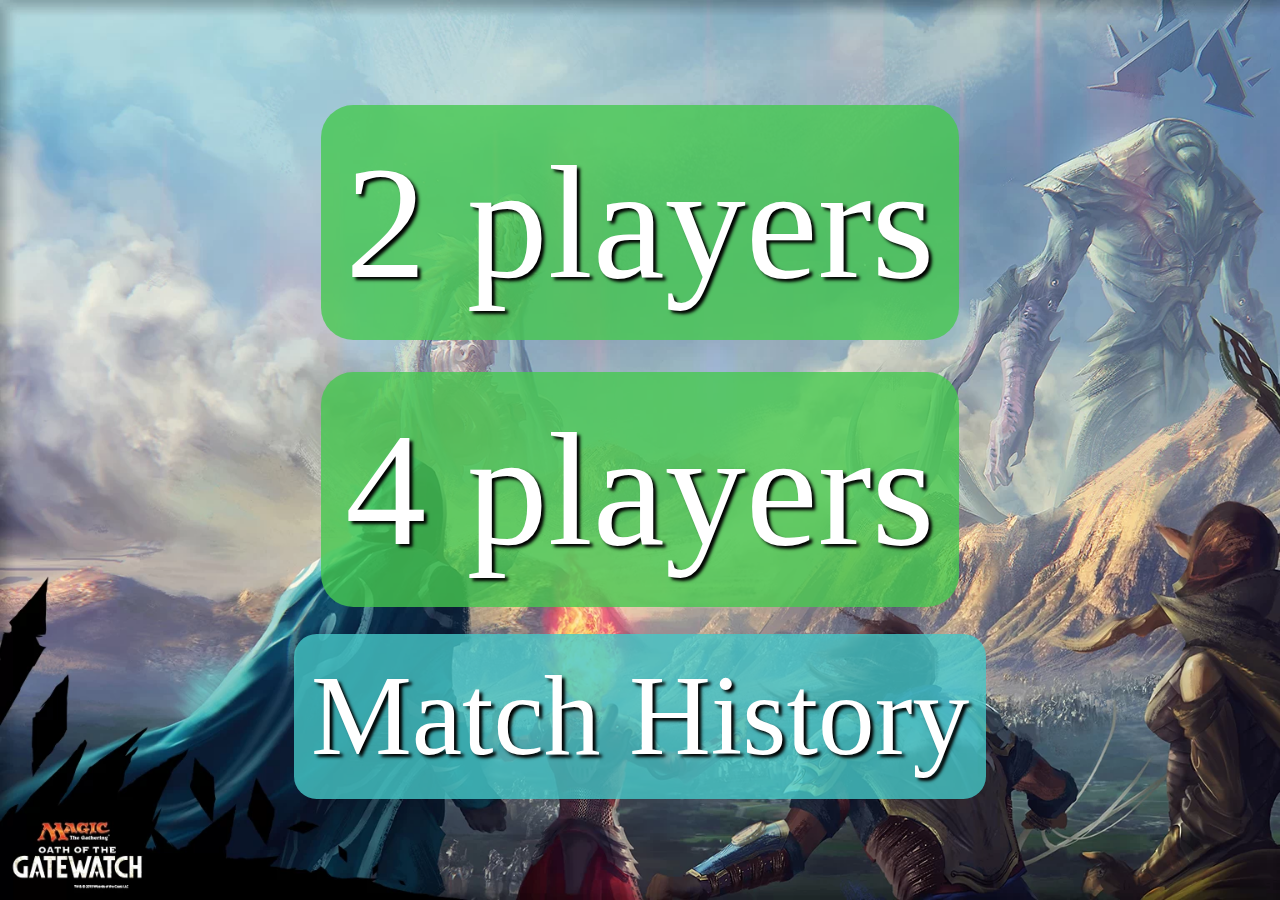
<file: index.html>
<!DOCTYPE html>
<html lang="en">
  <head>
    <meta charset="utf-8" />
    <title>MTG Stats</title>
    <meta name="viewport" content="width=device-width, initial-scale=1.0, maximum-scale=1.0, user-scalable=no" />
    <link rel="shortcut icon" href="img/favicon.ico" type="image/x-icon" />
    <meta name="apple-touch-fullscreen" content="yes" />
    <meta name="apple-mobile-web-app-capable" content="yes" />
    <meta name="apple-mobile-web-app-status-bar-style" content="black" />
    <link rel="apple-touch-icon" href="img/touch-icon-180x180.png" />
    <link rel="apple-touch-icon" sizes="57x57" href="img/touch-icon-57x57.png" />
    <link rel="apple-touch-icon" sizes="72x72" href="img/touch-icon-72x72.png" />
    <link rel="apple-touch-icon" sizes="76x76" href="img/touch-icon-76x76.png" />
    <link rel="apple-touch-icon" sizes="114x114" href="img/touch-icon-114x114.png" />
    <link rel="apple-touch-icon" sizes="120x120" href="img/touch-icon-120x120.png" />
    <link rel="apple-touch-icon" sizes="144x144" href="img/touch-icon-144x144.png" />
    <link rel="apple-touch-icon" sizes="152x152" href="img/touch-icon-152x152.png" />
    <link rel="apple-touch-icon" sizes="180x180" href="img/touch-icon-167x167.png" />
    <link rel="apple-touch-icon" sizes="180x180" href="img/touch-icon-180x180.png" />
    <meta name="mobile-web-app-capable" content="yes" />
    <link rel="manifest" href="manifest.json" />
    <meta name="theme-color" content="#ccffff" />

    <link rel="stylesheet" media="all" href="css/master.css" />
    <link rel="stylesheet" media="all" href="css/index.css" />
  </head>
  <body>
    <div class="buttons">
      <a class="button" href="2player"> 2 players </a>
      <a class="button" href="4player"> 4 players </a>
      <a class="button history" href="history"> Match History </a>
    </div>

    <script src="index.js" charset="utf-8" async></script>
  </body>
</html>
</file>
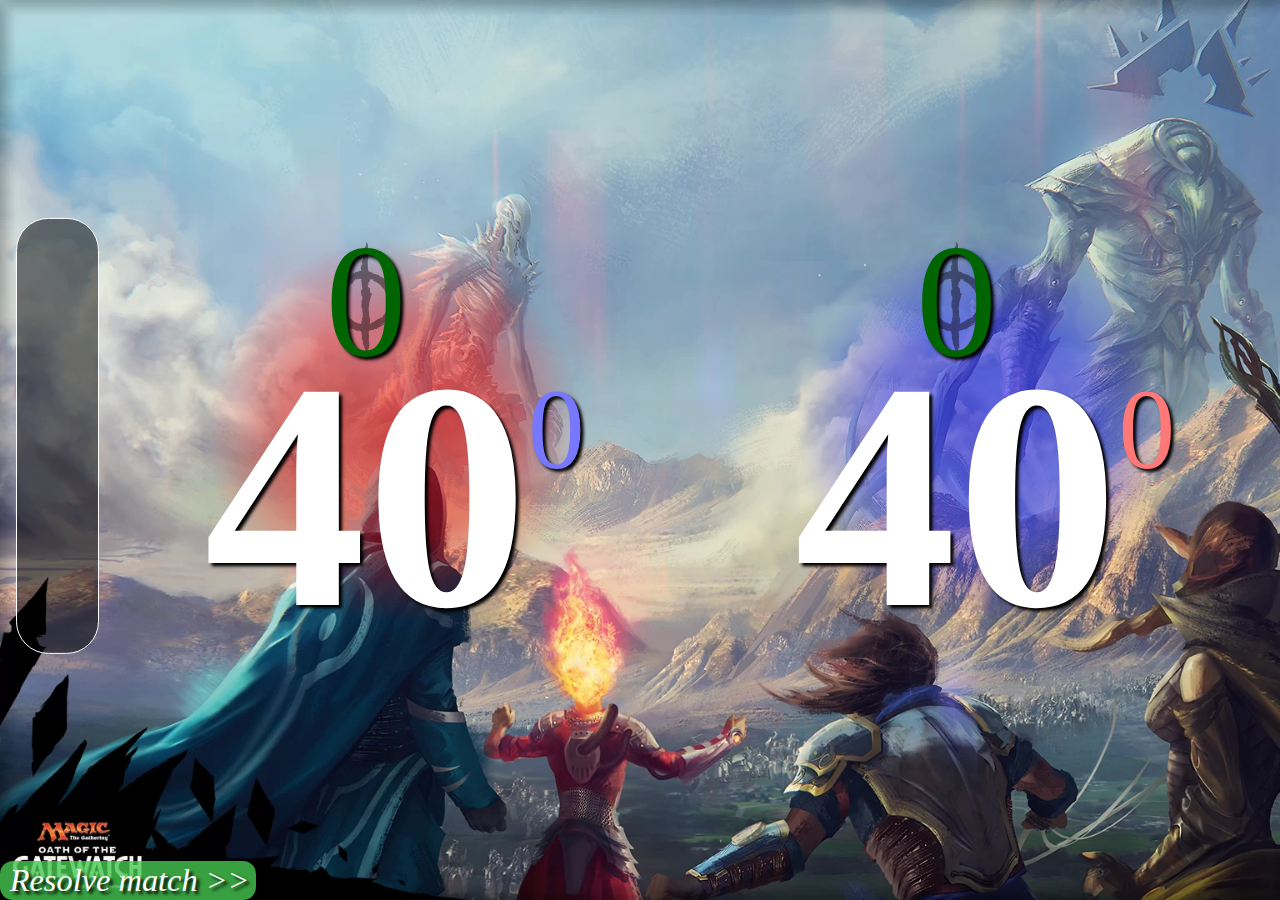
<file: 2player.html>
<!DOCTYPE html>
<html lang="en">
  <head>
    <meta charset="utf-8" />
    <title>MTG Stats</title>
    <meta name="viewport" content="width=device-width, initial-scale=1.0, maximum-scale=1.0, user-scalable=no" />
    <link rel="shortcut icon" href="img/favicon.ico" type="image/x-icon" />
    <meta name="mobile-web-app-capable" content="yes" />
    <link rel="manifest" href="manifest.json" />

    <link rel="stylesheet" media="all" href="css/master.css" />
    <link rel="stylesheet" media="all" href="css/stats.css" />

    <script src="js/slider-component.js" charset="utf-8"></script>
    <script src="js/stat-scroller-component.js" charset="utf-8"></script>
    <script src="js/stat-component.js" charset="utf-8"></script>
    <script src="js/audio.js" charset="utf-8"></script>

    <meta id="meta_players" name="players" content="2" />
  </head>

  <body>
    <div id="curtain" class="curtain" style="display: none"></div>

    <div class="mainContainer">
      <stat-scroller-component id="statScroller"></stat-scroller-component>

      <div class="players">
        <div class="playerRow">
          <div class="player" player="0">
            <div class="lifeBox">
              <stat-component class="infect" cumulative="true" player="0">0</stat-component>
              <stat-component class="life" player="0">40</stat-component>
            </div>
            <div class="commanderDmgColumn">
              <stat-component class="commanderDmg" player="0" cumulative="true" commander="1">0</stat-component>
            </div>
            <form class="playerForm" style="display: none">
              <div class="crown" player="0" value=""></div>
              <input
                class="nameField"
                type="text"
                name="MTGplayername"
                value=""
                autocomplete="on"
                maxlength="10"
                player="0"
              />
            </form>
          </div>

          <div class="player" player="1">
            <div class="lifeBox">
              <stat-component class="infect" cumulative="true" player="1">0</stat-component>
              <stat-component class="life" player="1">40</stat-component>
            </div>
            <div class="commanderDmgColumn">
              <stat-component class="commanderDmg" player="1" cumulative="true" commander="0">0</stat-component>
            </div>
            <form class="playerForm" style="display: none">
              <div class="crown" player="1" value=""></div>
              <input
                class="nameField"
                type="text"
                name="MTGplayername"
                value=""
                autocomplete="on"
                maxlength="10"
                player="1"
              />
            </form>
          </div>
        </div>

        <div id="undoElement" class="undoElement" style="display: none"></div>
        <div id="checkElement" class="checkElement" style="display: none"></div>
      </div>
    </div>

    <slider-component callback="endGame" color="rgba(70, 200, 80, 0.8)">Resolve match &gt;&gt;</slider-component>

    <script src="js/draw.js" charset="utf-8"></script>
    <script src="js/stats.js" charset="utf-8"></script>
  </body>
</html>
</file>
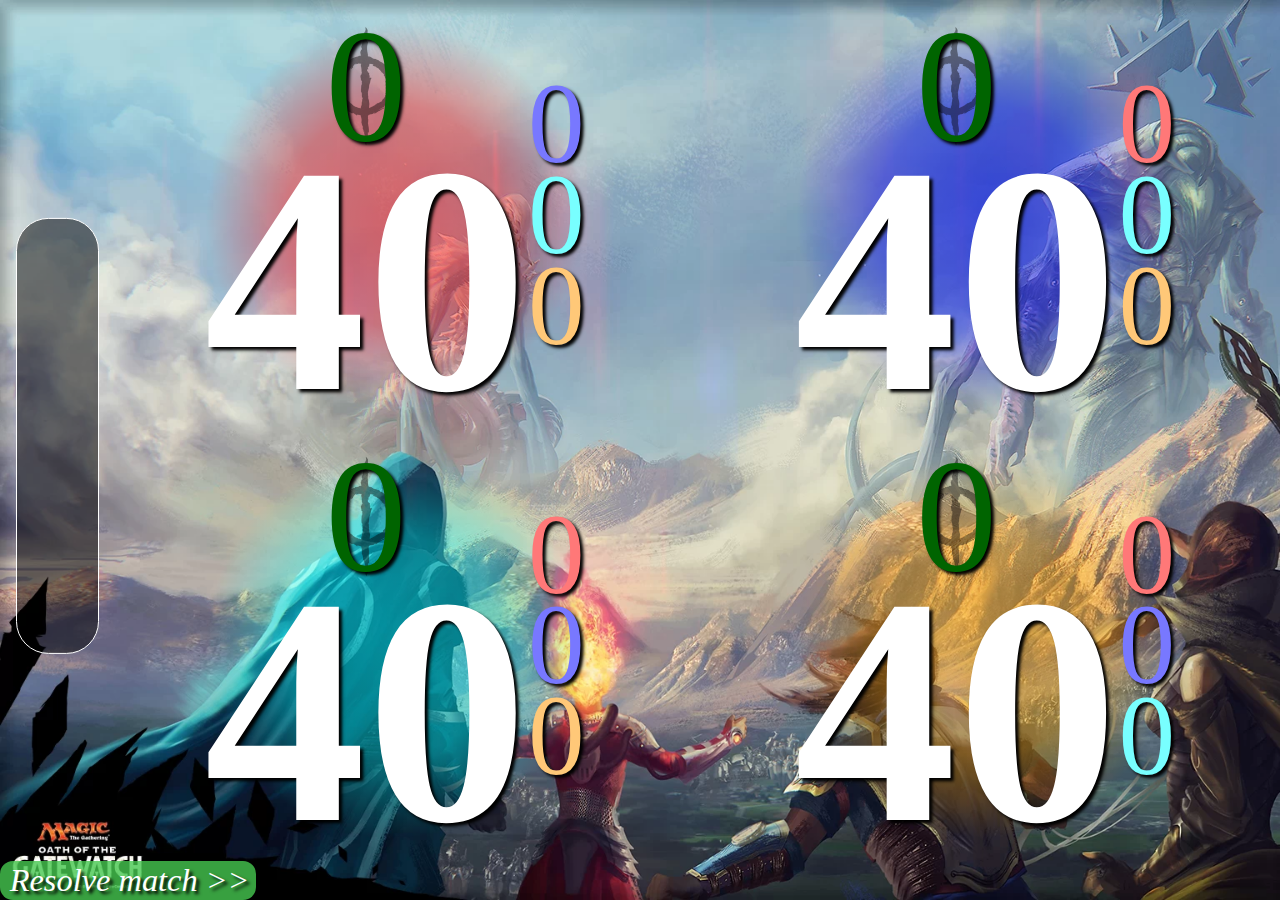
<file: 4player.html>
<!DOCTYPE html>
<html lang="en">
  <head>
    <meta charset="utf-8" />
    <title>MTG Stats</title>
    <meta name="viewport" content="width=device-width, initial-scale=1.0, maximum-scale=1.0, user-scalable=no" />
    <link rel="shortcut icon" href="img/favicon.ico" type="image/x-icon" />
    <meta name="mobile-web-app-capable" content="yes" />
    <link rel="manifest" href="manifest.json" />

    <link rel="stylesheet" media="all" href="css/master.css" />
    <link rel="stylesheet" media="all" href="css/stats.css" />

    <script src="js/slider-component.js" charset="utf-8"></script>
    <script src="js/stat-scroller-component.js" charset="utf-8"></script>
    <script src="js/stat-component.js" charset="utf-8"></script>
    <script src="js/audio.js" charset="utf-8"></script>

    <meta id="meta_players" name="players" content="4" />
  </head>

  <body>
    <div id="curtain" class="curtain" style="display: none"></div>

    <div class="mainContainer">
      <stat-scroller-component id="statScroller"></stat-scroller-component>

      <div class="players">
        <div class="playerRow">
          <div class="player" player="0">
            <div class="lifeBox">
              <stat-component class="infect" cumulative="true" player="0">0</stat-component>
              <stat-component class="life" player="0">40</stat-component>
            </div>
            <div class="commanderDmgColumn">
              <stat-component class="commanderDmg" player="0" cumulative="true" commander="1">0</stat-component>
              <stat-component class="commanderDmg" player="0" cumulative="true" commander="2">0</stat-component>
              <stat-component class="commanderDmg" player="0" cumulative="true" commander="3">0</stat-component>
            </div>
          </div>

          <div class="player" player="1">
            <div class="lifeBox">
              <stat-component class="infect" cumulative="true" player="1">0</stat-component>
              <stat-component class="life" player="1">40</stat-component>
            </div>
            <div class="commanderDmgColumn">
              <stat-component class="commanderDmg" player="1" cumulative="true" commander="0">0</stat-component>
              <stat-component class="commanderDmg" player="1" cumulative="true" commander="2">0</stat-component>
              <stat-component class="commanderDmg" player="1" cumulative="true" commander="3">0</stat-component>
            </div>
          </div>
        </div>

        <div class="playerRow">
          <div class="player" player="2">
            <div class="lifeBox">
              <stat-component class="infect" cumulative="true" player="2">0</stat-component>
              <stat-component class="life" player="2">40</stat-component>
            </div>
            <div class="commanderDmgColumn">
              <stat-component class="commanderDmg" player="2" cumulative="true" commander="0">0</stat-component>
              <stat-component class="commanderDmg" player="2" cumulative="true" commander="1">0</stat-component>
              <stat-component class="commanderDmg" player="2" cumulative="true" commander="3">0</stat-component>
            </div>
          </div>

          <div class="player" player="3">
            <div class="lifeBox">
              <stat-component class="infect" cumulative="true" player="3">0</stat-component>
              <stat-component class="life" player="3">40</stat-component>
            </div>
            <div class="commanderDmgColumn">
              <stat-component class="commanderDmg" player="3" cumulative="true" commander="0">0</stat-component>
              <stat-component class="commanderDmg" player="3" cumulative="true" commander="1">0</stat-component>
              <stat-component class="commanderDmg" player="3" cumulative="true" commander="2">0</stat-component>
            </div>
          </div>
        </div>

        <div id="undoElement" class="undoElement" style="display: none"></div>
      </div>
    </div>

    <slider-component callback="endGame" color="rgba(70, 200, 80, 0.8)">Resolve match &gt;&gt;</slider-component>

    <script src="js/draw.js" charset="utf-8"></script>
    <script src="js/stats.js" charset="utf-8"></script>
  </body>
</html>
</file>
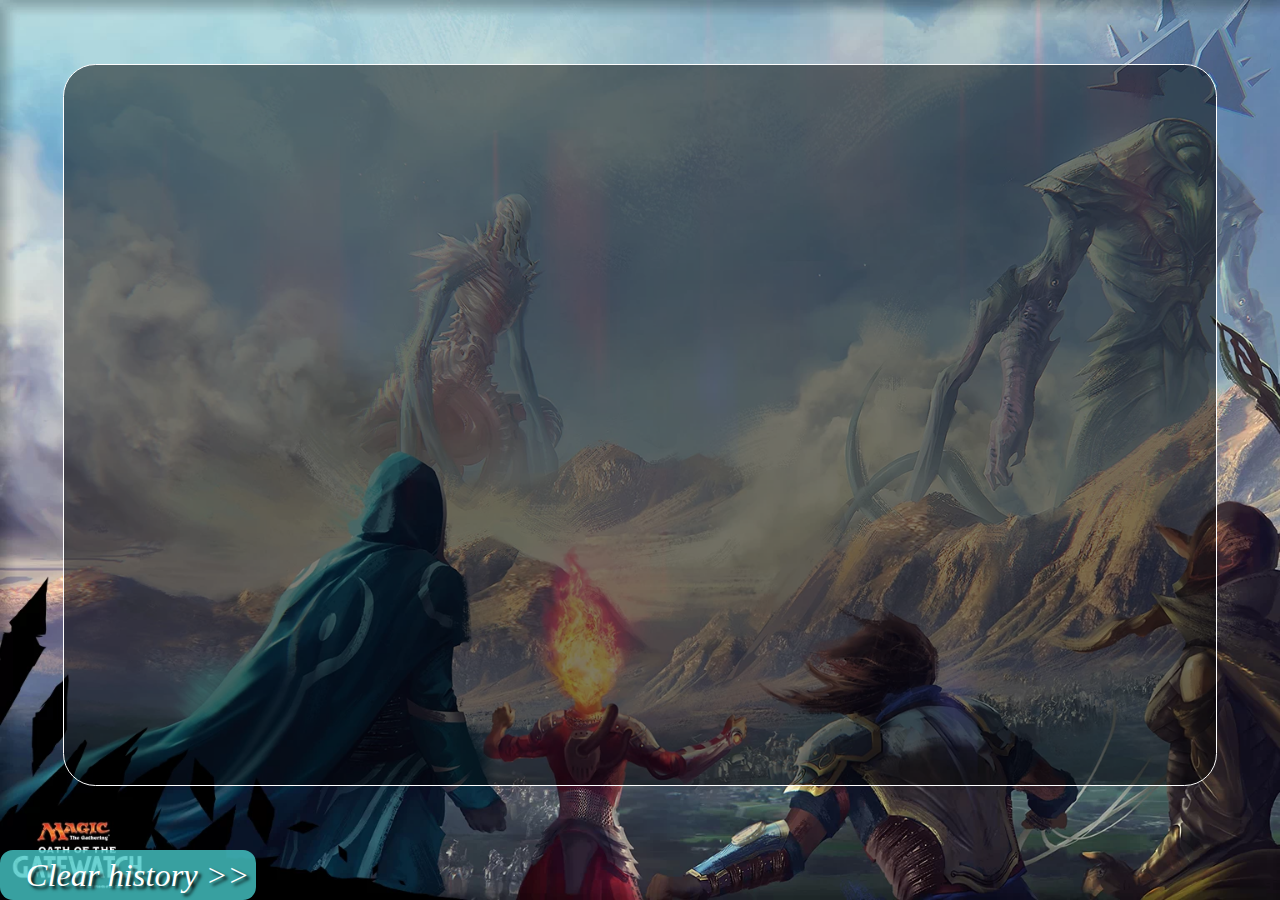
<file: history.html>
<!DOCTYPE html>
<html lang="en">
  <head>
    <meta charset="utf-8">
    <title>MTG Stats</title>
    <meta name="viewport" content="width=device-width, initial-scale=1.0, maximum-scale=1.0, user-scalable=no">
    <link rel="shortcut icon" href="img/favicon.ico" type="image/x-icon">
    <meta name="apple-touch-fullscreen" content="yes">
    <meta name="apple-mobile-web-app-capable" content="yes">
    <meta name="apple-mobile-web-app-status-bar-style" content="black">
    <link rel="apple-touch-icon" href="img/touch-icon-180x180.png">
    <link rel="apple-touch-icon" sizes="57x57" href="img/touch-icon-57x57.png">
    <link rel="apple-touch-icon" sizes="72x72" href="img/touch-icon-72x72.png">
    <link rel="apple-touch-icon" sizes="76x76" href="img/touch-icon-76x76.png">
    <link rel="apple-touch-icon" sizes="114x114" href="img/touch-icon-114x114.png">
    <link rel="apple-touch-icon" sizes="120x120" href="img/touch-icon-120x120.png">
    <link rel="apple-touch-icon" sizes="144x144" href="img/touch-icon-144x144.png">
    <link rel="apple-touch-icon" sizes="152x152" href="img/touch-icon-152x152.png">
    <link rel="apple-touch-icon" sizes="180x180" href="img/touch-icon-167x167.png">
    <link rel="apple-touch-icon" sizes="180x180" href="img/touch-icon-180x180.png">
    <meta name="mobile-web-app-capable" content="yes">
    <link rel="manifest" href="manifest.json">

    <link rel="stylesheet" media="all" href="css/master.css">
    <link rel="stylesheet" media="all" href="css/history.css">

    <script src="js/slider-component.js" charset="utf-8"></script>
    <script src="js/popup-component.js" charset="utf-8"></script>
    <script src="js/accordion-component.js" charset="utf-8"></script>
  </head>
  <body id="body">
    <div id="historyBox" class="historyBox">
      <!-- Matches added dynamically -->
    </div>

    <slider-component callback="clearHistory" color="rgba(70, 200, 200, 0.8)">Clear history &gt;&gt;</slider-component>

    <script src="js/history.js" charset="utf-8" async></script>
  </body>

</html>
</file>
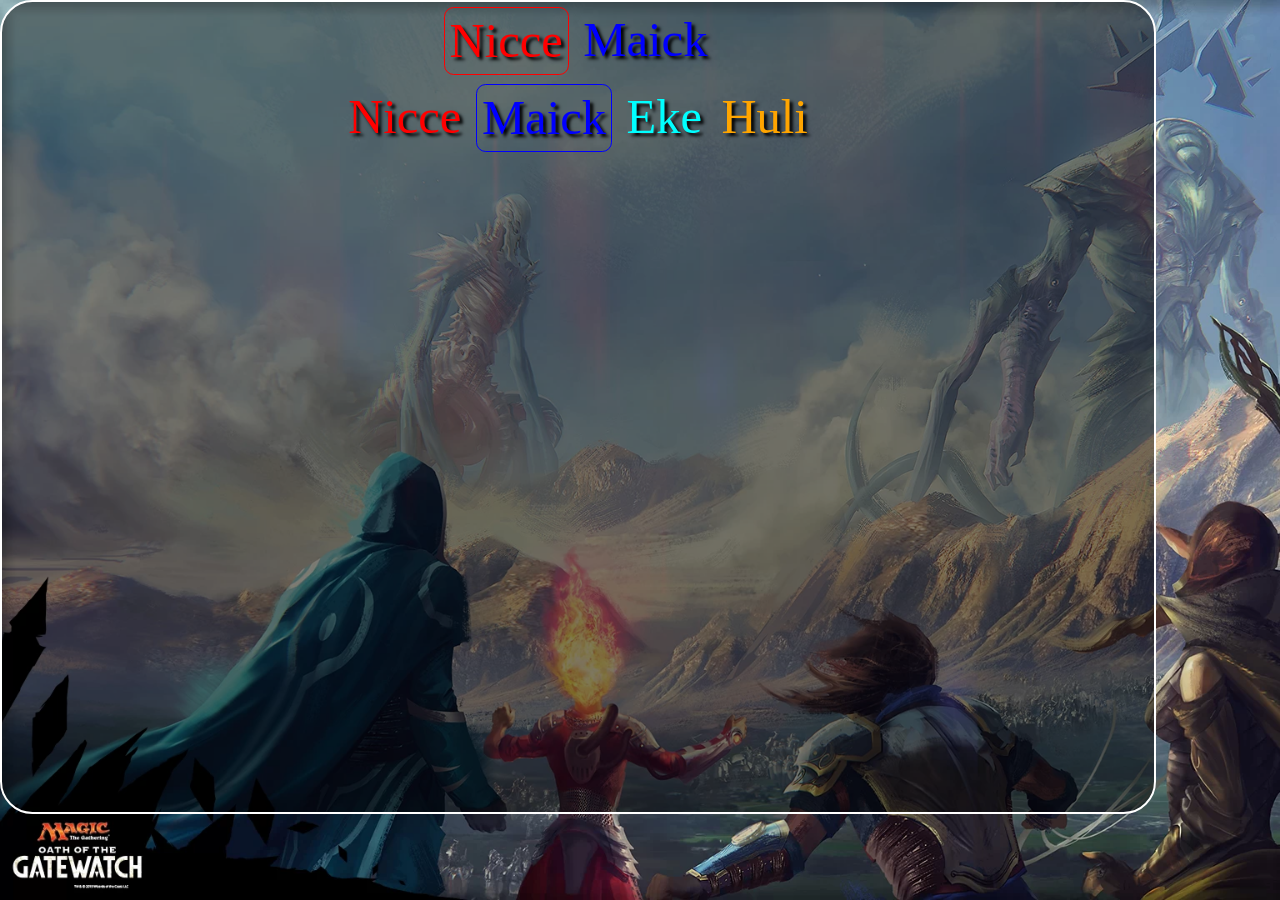
<file: matchHistory.html>
<!DOCTYPE html>
<html>
  <head>
    <meta charset="utf-8">
    <title>MTG Stats</title>
    <link rel="stylesheet" href="css/master.css">
    <link rel="stylesheet" href="css/matchHistory.css">
    <meta name="viewport" content="width=device-width, initial-scale=1.0, maximum-scale=1.0, user-scalable=no">
    <link rel="shortcut icon" href="img/favicon.ico" type="image/x-icon">
    <meta name="apple-touch-fullscreen" content="yes">
    <meta name="apple-mobile-web-app-capable" content="yes">
    <meta name="apple-mobile-web-app-status-bar-style" content="black">
    <meta name="mobile-web-app-capable" content="yes">
    <link rel="manifest" href="manifest.json">
  </head>
  <body>
    <div class="historyBox">

      <div class="historyRow">
        <div class="playerName red winner">
          Nicce
        </div>
        <div class="playerName blue">
          Maick
        </div>
      </div>

      <div class="historyRow">
        <div class="playerName red">
          Nicce
        </div>
        <div class="playerName blue winner">
          Maick
        </div>
        <div class="playerName teal">
          Eke
        </div>
        <div class="playerName orange">
          Huli
        </div>
      </div>

    </div>
  </body>
</html>
</file>
<file: css/master.css>
body {
  height: 100vh;
  width: 100vw;
  margin: 0;
  font-size: 18vmin;
  background-image: url('../img/bg1.webp');
  background-repeat: no-repeat;
  background-size: cover;
  text-shadow: 0.02em 0.02em 0.02em black;
  user-select: none;
  cursor: crosshair;
  overflow: hidden;
}
</file>
<file: css/index.css>
.buttons {
  width: 100%;
  height: 100%;
  display: flex;
  flex-direction: row;
  justify-content: center;
  align-content: center;
  align-items: center;
  flex-wrap: wrap;
}

.button {
  background-color: rgba(70, 200, 80, 0.8);
  border-radius: 0.2em;
  color: white;
  padding: 0.15em;
  margin: 0.1em;
  text-align: center;
  text-decoration: none;
  cursor: pointer;
}

.button.history {
  background-color: rgba(70, 200, 200, 0.8);
  font-size: 0.7em;
}
</file>
<file: css/stats.css>
body {
  display: flex;
  flex-direction: column;
  line-height: 0.8;
}

.mainContainer {
  display: flex;
  flex-direction: row;
  flex-wrap: nowrap;
  flex-grow: 1;
  justify-content: space-around;
  align-items: stretch;
}

.players {
  display: flex;
  flex-direction: column;
  justify-content: space-around;
  align-items: center;
  flex-grow: 1;
}

.playerRow {
  width: 100%;
  display: flex;
  flex-direction: row;
  flex-wrap: nowrap;
  justify-content: space-around;
  align-items: center;
}

.player {
  display: flex;
  flex-direction: row;
  flex-wrap: nowrap;
  justify-content: space-around;
  align-items: center;
}

.player[player='0'] {
  background: radial-gradient(rgba(255, 0, 0, 0.5) 0%, rgba(255, 0, 0, 0.4) 40%, rgba(255, 0, 0, 0) 70%);
}

.player[player='1'] {
  background: radial-gradient(rgba(0, 0, 255, 0.5) 0%, rgba(0, 0, 255, 0.4) 40%, rgba(0, 0, 255, 0) 70%);
}

.player[player='2'] {
  background: radial-gradient(rgba(0, 255, 255, 0.5) 0%, rgba(0, 255, 255, 0.4) 40%, rgba(0, 255, 255, 0) 70%);
}

.player[player='3'] {
  background: radial-gradient(rgba(255, 165, 0, 0.5) 0%, rgba(255, 165, 0, 0.4) 40%, rgba(255, 165, 0, 0) 70%);
}


.lifeBox {
  display: flex;
  flex-direction: column;
  flex-wrap: nowrap;
  justify-content: space-around;
  align-items: center;
}

.life {
  color: white;
  font-size: 2em;
  font-weight: bold;
}

.life[lowHealth='true'] {
  animation-name: lowHealth;
  animation-duration: 1s;
  animation-timing-function: linear;
  animation-iteration-count: infinite;
  animation-direction: alternate;
}

@keyframes lowHealth {
  to {
    color: pink;
  }
}


.infect {
  color: darkgreen;
  background-image: url('../img/infect.png');
  background-repeat: no-repeat;
  background-position: center;
  background-size: contain;
}


.commanderDmgColumn {
  display: flex;
  flex-direction: column;
}

.commanderDmg {
  text-align: center;
  font-size: 0.7em;
}

.commanderDmg[highCmdrDmg='true'] {
  animation-name: highCmdrDmg;
  animation-duration: 1s;
  animation-timing-function: linear;
  animation-iteration-count: infinite;
  animation-direction: alternate;
}

@keyframes highCmdrDmg {
  to {
    filter: brightness(150%);
  }
}

.commanderDmg[commander='0'] {
  color: rgb(255, 120, 120);
}

.commanderDmg[commander='1'] {
  color: rgb(120, 120, 255);
}

.commanderDmg[commander='2'] {
  color: rgb(120, 255, 255);
}

.commanderDmg[commander='3'] {
  color: rgb(255, 200, 120);
}


.dragChange {
  cursor: -webkit-grab;
}

.dragElement {
  position: absolute;
  font-size: 0.5em;
  color: yellow;
  z-index: 2;
}

.positive {
  color: lightgreen;
}

.negative {
  color: red;
}


.undoElement {
  position: absolute;
  height: 0.7em;
  width: 0.7em;
  background-image: url('../img/undo.png');
  background-repeat: no-repeat;
  background-size: contain;
}

.checkElement {
  position: absolute;
  height: 0.7em;
  width: 0.7em;
  background-image: url('../img/check.png');
  background-repeat: no-repeat;
  background-size: contain;
  z-index: 3;
}

.checkElement[disabled='true'] {
  filter: grayscale();
}

.checkElement:hover:not([disabled='true']) {
  filter: brightness(150%);
}

.playerForm {
  position: absolute;
  z-index: 3;
  display: flex;
  flex-direction: column;
  align-items: center;
  justify-content: center;
}

.crown {
  height: 0.5em;
  width: 0.5em;
  background: url('../img/crown.png');
  background-repeat: no-repeat;
  background-size: contain;
}

.crown[value=''] {
  filter: grayscale();
}

.nameField {
  width: 9em;
  font-size: 0.3em;
  border: none;
  border-radius: 0.5em;
  text-align: center;
}

.nameField[player="0"] {
  background: rgba(255, 0, 0, 0.6);
}

.nameField[player="1"] {
  background: rgba(0, 0, 255, 0.6);
}

.nameField[player="2"] {
  background: rgba(0, 255, 255, 0.6);
}

.nameField[player="3"] {
  background: rgba(255, 165, 0, 0.6);
}

.curtain {
  opacity: 0.75;
  background-color: black;
  height: 100vh;
  width: 100vw;
  position: absolute;
  z-index: 2;
}
</file>
<file: css/history.css>
body {
  display: flex;
  flex-direction: column;
  justify-content: center;
  align-items: center;
  flex-wrap: nowrap;
}

.historyBox {
  height: 100%;
  width: 90%;
  margin-top: 5%;
  margin-bottom: 5%;
  border-style: solid;
  border-color: white;
  border-width: 0.01em;
  border-radius: 0.2em;
  background-color: rgba(0, 0, 0, 0.5);
  display: flex;
  flex-direction: column;
  flex-wrap: wrap;
  justify-content: flex-start;
  flex-grow: 1;
}

.match {
  display: flex;
  flex-direction: row;
  justify-content: center;
}

.player {
  font-size: 0.3em;
  padding: 0.1em;
  margin: 0.1em;
}

.player[winner] {
  border-style: solid;
  border-width: thin;
  border-radius: 0.2em;
}

.player[player='0'] {
  color: rgb(255, 0, 0);
}

.player[player='1'] {
  color: rgb(0, 0, 255);
}

.player[player='2'] {
  color: rgb(0, 255, 255);
}

.player[player='3'] {
  color: rgb(255, 165, 0);
}

accordion-component {
  display: flex;
  flex-direction: column;
  justify-content: center;
  padding: 0.02em;
  margin: 0.02em;

  border-style: dashed;
  border-color: rgb(255,250,240);
  border-width: 0.01em;
  border-radius: 0.2em;
}

accordion-component:hover {
  background-color: rgba(255, 250, 240, 0.2);
}

.accordion-component-title {
  color: rgb(255,250,240);
  text-align: center;
  font-size: 0.3em;
  padding: 0.1em;
  margin: 0.1em;
}
</file>
<file: css/matchHistory.css>
.historyBox {
  height: 90%;
  width: 90%;
  border-style: solid;
  border-color: white;
  border-width: 2px;
  border-radius: 0.2em;
  background-color: rgba(0,0,0,0.5);

  display: flex;
  flex-direction: column;
  flex-wrap: wrap;
  justify-content: flex-start;
}

.historyRow {
  display: flex;
  flex-direction: row;
  justify-content: center;
}

.playerName {
  font-size: 0.3em;
  padding: 0.1em;
  margin: 0.1em;
}

.playerName.winner {
  border-style: solid;
  border-width: thin;
  border-radius: 0.2em;
}

.playerName.red {
  color: rgb(255,0,0);
}
.playerName.blue {
  color: rgb(0,0,255);
}
.playerName.teal {
  color: rgb(0,255,255);
}
.playerName.orange {
  color: rgb(255,165,0);
}
</file>
